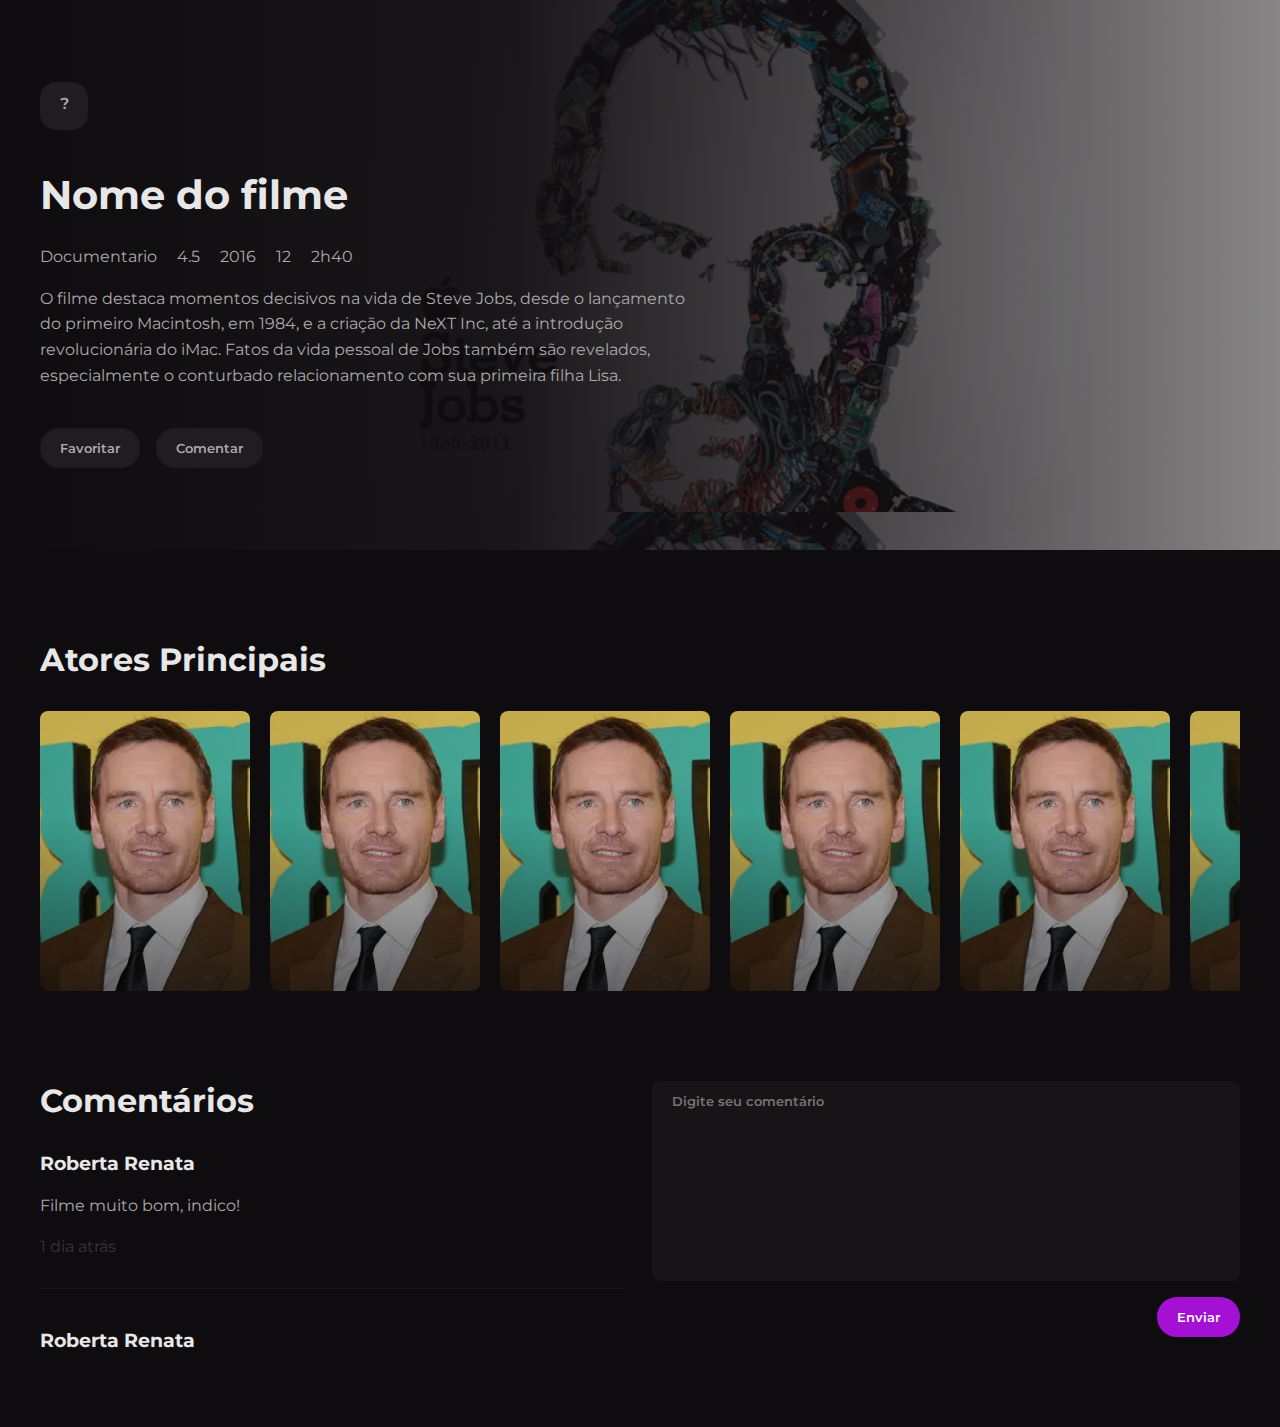
<file: Projeto Catalogo Filmes/web/Details.html>
<!DOCTYPE html>
<html lang="pt-br">
<head>
    <meta charset="UTF-8">
    <meta name="viewport" content="width=device-width, initial-scale=1.0">
    <title>Titulo do filme - Feedback Cinema</title>
    <link rel="stylesheet" href="./global.css">
    <link rel="stylesheet" href="./details.css">

    <link rel="preconnect" href="https://fonts.googleapis.com">
    <link rel="preconnect" href="https://fonts.gstatic.com" crossorigin>
    <link href="https://fonts.googleapis.com/css2?family=Montserrat:ital,wght@0,100,200,300,400,500,600,700,800,900;1,100,200,300,400,500,600,700,800,900&display=swap" rel="stylesheet">
</head>
<body>
    <div class="big_container flex-center" id="banner_details" style="background-image: url(./imgs/destaque_foto.png);">
        <div class="gradient"></div>
        <div class="container">
            <div class="content">
                <a href="./index.html" class="voltar_btn input_style flex-center">?</a>
                <h1>Nome do filme</h1>
                <div class="info_details flex">
                    <span>Documentario</span>
                    <span>4.5</span>
                    <span>2016</span>
                    <span>12</span>
                    <span>2h40</span>
                </div>
                <p>O filme destaca momentos decisivos na vida de Steve Jobs, desde o lançamento do primeiro Macintosh, em 1984, e a criação da NeXT Inc, até a introdução revolucionária do iMac. Fatos da vida pessoal de Jobs também são revelados, especialmente o conturbado relacionamento com sua primeira filha Lisa.</p>
                <div class="buttons_container flex">
                    <button class="favoritar input_style">Favoritar</button>
                    <button class="comentar input_style">Comentar</button>
                </div>
            </div>
        </div>
    </div>
    <main class="big_container flex-center">
        <div class="container ">

            <section id="atores_principais">
                <h1>Atores Principais</h1>
                <div class="atores_container flex">
                    <div class="ator">
                        <img src="./imgs/foto34.png" alt="Foto do ator principal do filme">
                        <div class="details_in_hover flex">
                            <span>Steve jobs</span>
                            <h3>Michael Fassbender</h3>
                        </div>
                    </div>
                    <div class="ator">
                        <img src="./imgs/foto34.png" alt="Foto do ator principal do filme">
                        <div class="details_in_hover flex">
                            <span>Steve jobs</span>
                            <h3>Michael Fassbender</h3>
                        </div>
                    </div>
                    <div class="ator">
                        <img src="./imgs/foto34.png" alt="Foto do ator principal do filme">
                        <div class="details_in_hover flex">
                            <span>Steve jobs</span>
                            <h3>Michael Fassbender</h3>
                        </div>
                    </div>
                    <div class="ator">
                        <img src="./imgs/foto34.png" alt="Foto do ator principal do filme">
                        <div class="details_in_hover flex">
                            <span>Steve jobs</span>
                            <h3>Michael Fassbender</h3>
                        </div>
                    </div>
                    <div class="ator">
                        <img src="./imgs/foto34.png" alt="Foto do ator principal do filme">
                        <div class="details_in_hover flex">
                            <span>Steve jobs</span>
                            <h3>Michael Fassbender</h3>
                        </div>
                    </div>
                    <div class="ator">
                        <img src="./imgs/foto34.png" alt="Foto do ator principal do filme">
                        <div class="details_in_hover flex">
                            <span>Steve jobs</span>
                            <h3>Michael Fassbender</h3>
                        </div>
                    </div>
                    <div class="ator">
                        <img src="./imgs/foto34.png" alt="Foto do ator principal do filme">
                        <div class="details_in_hover flex">
                            <span>Steve jobs</span>
                            <h3>Michael Fassbender</h3>
                        </div>
                    </div>
                </div>
            </section>

            <section id="movie_comments" class="flex">
                <div class="comentarios">
                    <h1>Comentários</h1>
                    <div class="comentarios_container">
                        <div class="comentario flex">
                            <h3>Roberta Renata</h3>
                            <p>Filme muito bom, indico! </p>
                            <span>1 dia atrás</span>
                        </div>
                        <div class="comentario flex">
                            <h3>Roberta Renata</h3>
                            <p>Filme muito bom, indico! </p>
                            <span>1 dia atrás</span>
                        </div>
                        <div class="comentario flex">
                            <h3>Roberta Renata</h3>
                            <p>Filme muito bom, indico! </p>
                            <span>1 dia atrás</span>
                        </div>
                        <div class="comentario flex">
                            <h3>Roberta Renata</h3>
                            <p>Filme muito bom, indico! </p>
                            <span>1 dia atrás</span>
                        </div>
                        <div class="comentario flex">
                            <h3>Roberta Renata</h3>
                            <p>Filme muito bom, indico! </p>
                            <span>1 dia atrás</span>
                        </div>
                        <div class="comentario flex">
                            <h3>Roberta Renata</h3>
                            <p>Filme muito bom, indico! </p>
                            <span>1 dia atrás</span>
                        </div>
                        <div class="comentario flex">
                            <h3>Roberta Renata</h3>
                            <p>Filme muito bom, indico! </p>
                            <span>1 dia atrás</span>
                        </div>
                    </div>
                </div>
                <div class="form_comentarios">
                    <form class="flex">
                        <textarea class="input_style textarea_comment" placeholder="Digite seu comentário"></textarea>
                        <input class="input_style" type="submit" value="Enviar">
                    </form>
                </div>
            </section>

        </div>
    </main>
</body>
</file>
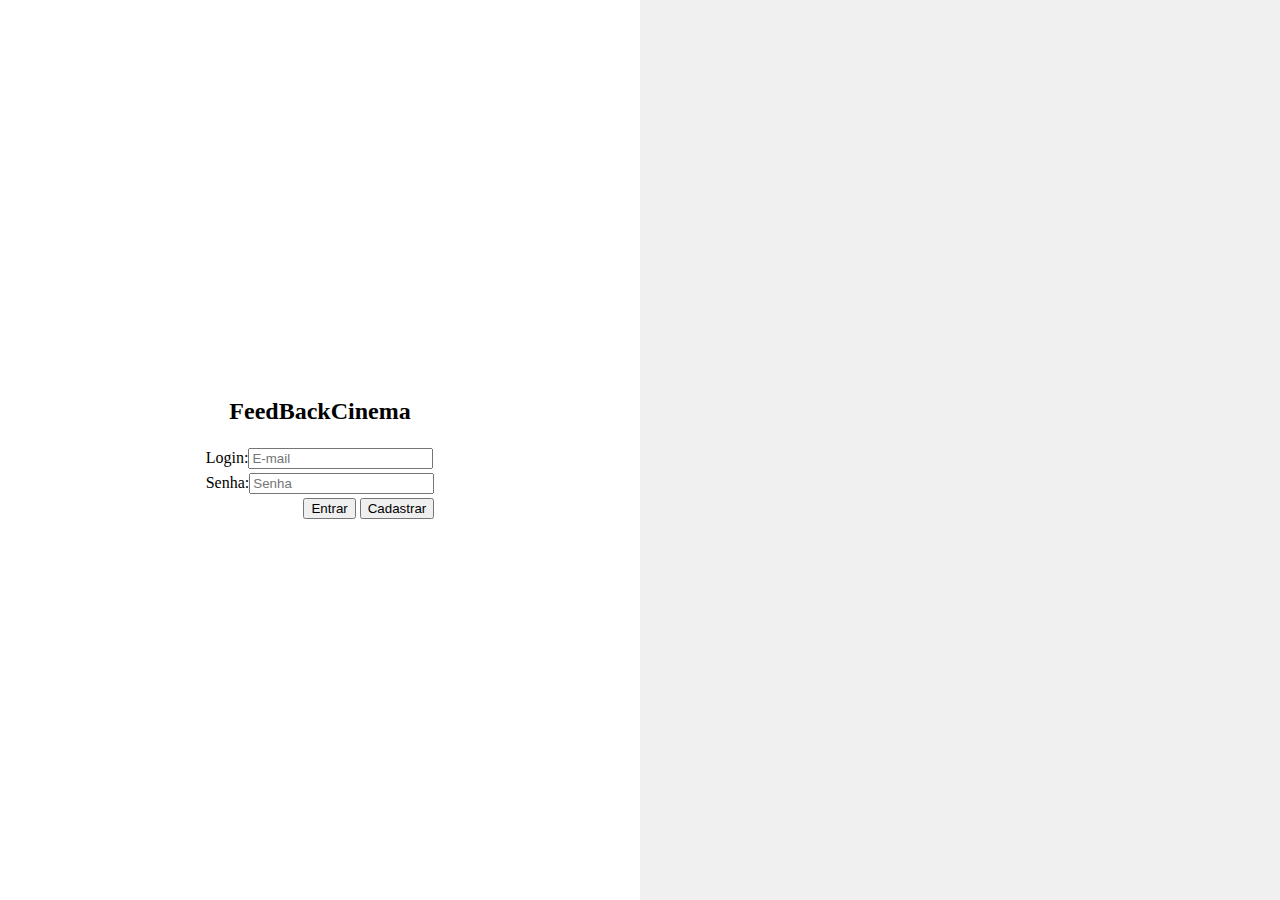
<file: Projeto Catalogo Filmes/web/Login.html>
<!DOCTYPE html>
<html lang="pt-BR">
<head>
    <meta charset="UTF-8">
    <meta name="viewport" content="width=device-width, initial-scale=1.0">
    <title>Login</title>

    <link rel="stylesheet" href="./Login.css">
</head>
<body>
    
    <main class="main">
        <section class="left-section">
            
            <h2>FeedBackCinema</h2>
            <form action="login.jsp" method="get" enctype="multipart/form-data" name=formlogin>
                <input type="hidden" id="idOper" name="oper">
                <table>
                    <tr>
                        <td>Login:<input type=text name="login" placeholder="E-mail"><br></td>
                    </tr>
                    <tr>
                        <td>Senha:<input type="password" name="senha" placeholder="Senha"><br></td>
                    </tr>

                    <tr>
                        <td align="right">
                            <input type="button" value="Entrar" onclick="document.getElementById('idOper').value='registrar';
                                submit();">
                            <input type="button" value="Cadastrar" onclick="document.getElementById('idOper').value='acessar';
                                submit();window.location.assign('registro.jsp');">
                        </td>
                    </tr>
                </table>
            </form>
        </section>
        <section class="right-section">

        </section>
    </main>

</body>
</html>
</file>
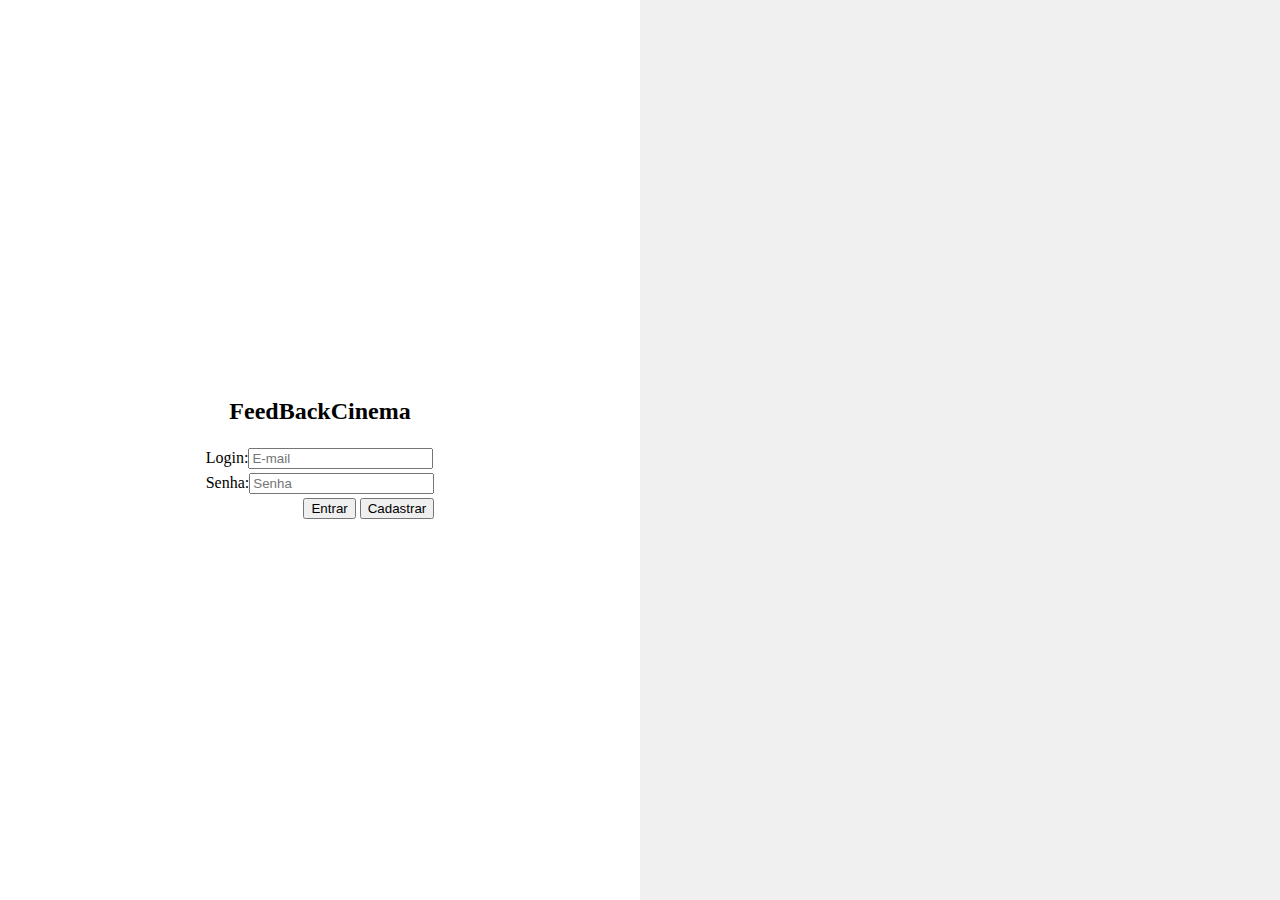
<file: Projeto Catalogo Filmes/web/login.html>
<!DOCTYPE html>
<html lang="pt-BR">
<head>
    <meta charset="UTF-8">
    <meta name="viewport" content="width=device-width, initial-scale=1.0">
    <title>Login</title>

    <link rel="stylesheet" href="./Login.css">
</head>
<body>
    
    <main class="main">
        <section class="left-section">
            
            <h2>FeedBackCinema</h2>
            <form action="login.jsp" method="get" enctype="multipart/form-data" name=formlogin>
                <input type="hidden" id="idOper" name="oper">
                <table>
                    <tr>
                        <td>Login:<input type=text name="email" placeholder="E-mail"><br></td>
                    </tr>
                    <tr>
                        <td>Senha:<input type="password" name="senha" placeholder="Senha"><br></td>
                    </tr>

                    <tr>
                        <td align="right">
                            <input type="button" value="Entrar" onclick="document.getElementById('idOper').value='registrar';
                                submit();">
                            <input type="button" value="Cadastrar" onclick="document.getElementById('idOper').value='acessar';
                                submit();window.location.assign('registro.jsp');">
                        </td>
                    </tr>
                </table>
            </form>
        </section>
        <section class="right-section">

        </section>
    </main>

</body>
</html>
</file>
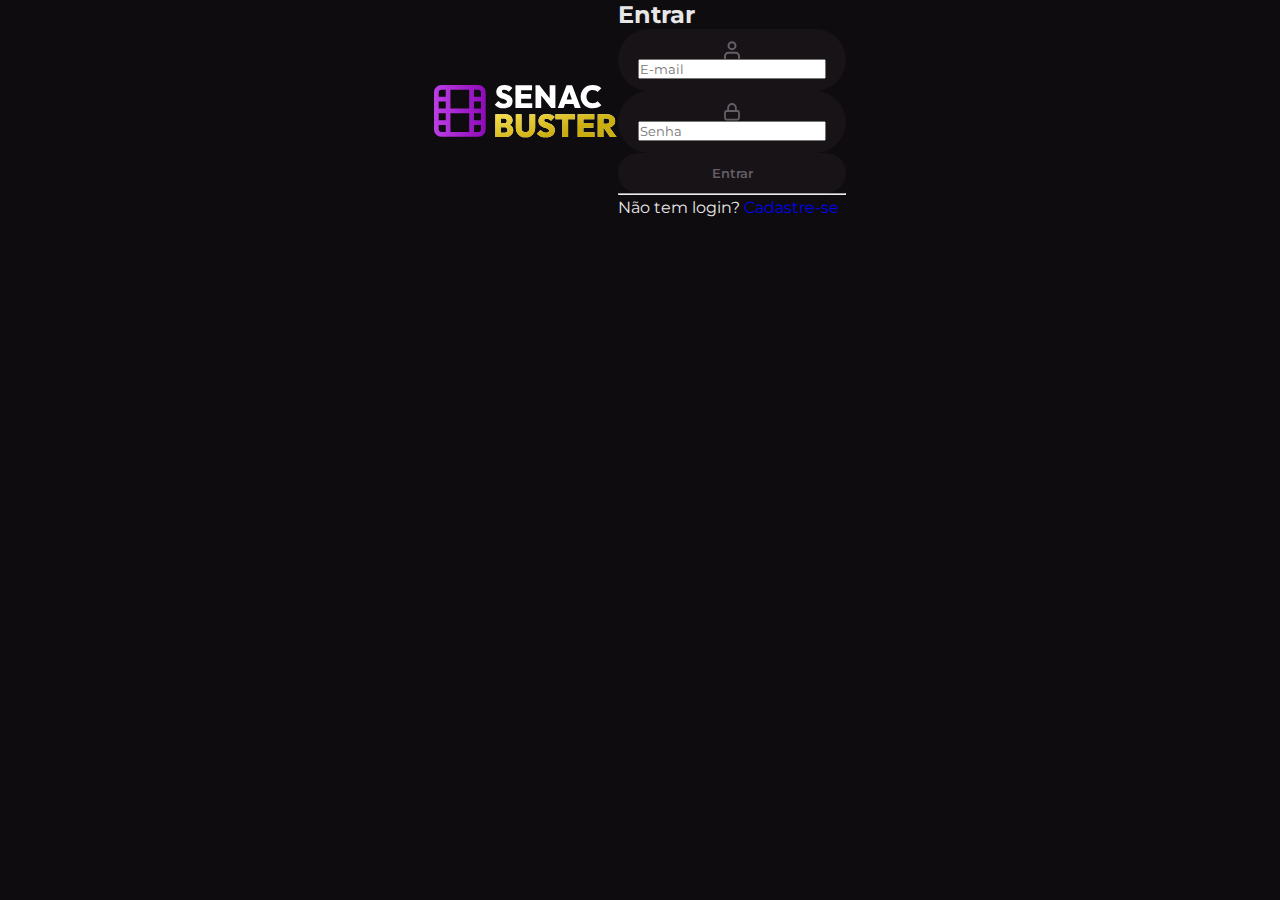
<file: Projeto Catalogo Filmes/web/LoginNovo.html>
<!DOCTYPE html>
<html lang="pt-BR">

<head>
    <meta charset="UTF-8">
    <meta name="viewport" content="width=device-width, initial-scale=1.0">
    <title>Login</title>

    <link rel="stylesheet" href="./Login.css">
    <link rel="stylesheet" href="./global.css">
</head>

<body>

    <main class="main flex-center formularioLogin container">
        <div class="SenacBusterLogin flex-center"> <!--LOGO-->
            <svg width="184" height="69" viewBox="0 0 184 69" fill="none" xmlns="http://www.w3.org/2000/svg">
                <path d="M69.47 32.352C67.5713 32.352 65.918 32.064 64.51 31.488C63.1233 30.912 61.854 30.0053 60.702 28.768L64.318 25.12C65.1073 25.952 65.95 26.592 66.846 27.04C67.742 27.4667 68.7553 27.68 69.886 27.68C70.846 27.68 71.582 27.52 72.094 27.2C72.6273 26.8587 72.894 26.4 72.894 25.824C72.894 25.2907 72.702 24.8533 72.318 24.512C71.934 24.1493 71.422 23.84 70.782 23.584C70.1633 23.3067 69.47 23.0507 68.702 22.816C67.9553 22.56 67.198 22.2613 66.43 21.92C65.6833 21.5573 64.99 21.12 64.35 20.608C63.7313 20.096 63.23 19.456 62.846 18.688C62.462 17.92 62.27 16.9707 62.27 15.84C62.27 14.3893 62.6113 13.152 63.294 12.128C63.998 11.104 64.9686 10.3147 66.206 9.76C67.4433 9.20533 68.8833 8.928 70.526 8.928C72.1686 8.928 73.6833 9.20533 75.07 9.76C76.4566 10.3147 77.598 11.0827 78.494 12.064L74.846 15.68C74.1633 14.9973 73.47 14.4853 72.766 14.144C72.062 13.8027 71.294 13.632 70.462 13.632C69.6726 13.632 69.054 13.7707 68.606 14.048C68.158 14.3253 67.934 14.72 67.934 15.232C67.934 15.744 68.126 16.16 68.51 16.48C68.894 16.8 69.3953 17.088 70.014 17.344C70.654 17.5787 71.3473 17.824 72.094 18.08C72.862 18.336 73.6193 18.6347 74.366 18.976C75.1126 19.3173 75.7953 19.7547 76.414 20.288C77.054 20.8213 77.566 21.4933 77.95 22.304C78.334 23.1147 78.526 24.096 78.526 25.248C78.526 27.5093 77.726 29.2587 76.126 30.496C74.5473 31.7333 72.3286 32.352 69.47 32.352ZM81.4285 32V9.312H87.1565V32H81.4285ZM85.9725 32V27.168H98.2605V32H85.9725ZM85.9725 22.784V18.08H97.1085V22.784H85.9725ZM85.9725 14.144V9.312H98.0685V14.144H85.9725ZM101.491 32V9.312H105.491L107.219 13.952V32H101.491ZM117.139 32L103.891 15.168L105.491 9.312L118.771 26.144L117.139 32ZM117.139 32L115.667 27.232V9.312H121.395V32H117.139ZM123.764 32L132.564 9.312H138.1L146.804 32H140.82L134.26 12.928H136.34L129.62 32H123.764ZM129.108 28.032V23.488H141.62V28.032H129.108ZM158.78 32.352C157.052 32.352 155.452 32.064 153.98 31.488C152.508 30.8907 151.218 30.0693 150.108 29.024C149.02 27.9573 148.167 26.7093 147.548 25.28C146.951 23.8507 146.652 22.304 146.652 20.64C146.652 18.9547 146.951 17.408 147.548 16C148.167 14.5707 149.02 13.3333 150.108 12.288C151.218 11.2427 152.498 10.4213 153.948 9.824C155.42 9.22667 157.01 8.928 158.716 8.928C160.508 8.928 162.119 9.216 163.548 9.792C164.978 10.3467 166.236 11.1253 167.324 12.128L163.484 15.968C162.951 15.3707 162.29 14.9013 161.5 14.56C160.711 14.2187 159.783 14.048 158.716 14.048C157.799 14.048 156.956 14.1973 156.188 14.496C155.442 14.7947 154.791 15.2427 154.236 15.84C153.682 16.416 153.244 17.1093 152.924 17.92C152.626 18.7307 152.476 19.6373 152.476 20.64C152.476 21.6427 152.626 22.5493 152.924 23.36C153.244 24.1707 153.682 24.8747 154.236 25.472C154.791 26.048 155.442 26.496 156.188 26.816C156.956 27.1147 157.799 27.264 158.716 27.264C159.783 27.264 160.722 27.104 161.532 26.784C162.343 26.4427 163.036 25.9627 163.612 25.344L167.452 29.184C166.343 30.1867 165.084 30.9653 163.676 31.52C162.29 32.0747 160.658 32.352 158.78 32.352Z" fill="white"/>
                <path d="M65.91 61V56.744H70.646C71.542 56.744 72.246 56.4987 72.758 56.008C73.2913 55.496 73.558 54.8347 73.558 54.024C73.558 53.4907 73.4406 53.0213 73.206 52.616C72.9713 52.1893 72.63 51.8693 72.182 51.656C71.7553 51.4213 71.2433 51.304 70.646 51.304H65.91V47.176H70.294C71.0406 47.176 71.6486 46.9947 72.118 46.632C72.6086 46.248 72.854 45.6613 72.854 44.872C72.854 44.0827 72.6086 43.5067 72.118 43.144C71.6486 42.76 71.0406 42.568 70.294 42.568H65.91V38.312H71.67C73.078 38.312 74.294 38.5787 75.318 39.112C76.3633 39.6453 77.1633 40.36 77.718 41.256C78.2726 42.152 78.55 43.1653 78.55 44.296C78.55 45.8107 78.0273 47.0693 76.982 48.072C75.958 49.0533 74.4646 49.6613 72.502 49.896V47.976C74.678 48.232 76.342 48.936 77.494 50.088C78.646 51.2187 79.222 52.648 79.222 54.376C79.222 55.656 78.902 56.7973 78.262 57.8C77.622 58.7813 76.7153 59.56 75.542 60.136C74.39 60.712 73.0246 61 71.446 61H65.91ZM61.366 61V38.312H66.998V61H61.366ZM91.5225 61.352C89.6025 61.352 87.9065 60.9573 86.4345 60.168C84.9838 59.3573 83.8531 58.2373 83.0425 56.808C82.2318 55.3787 81.8265 53.7573 81.8265 51.944V38.312H87.5225V52.36C87.5225 53.1707 87.6931 53.8747 88.0345 54.472C88.3971 55.048 88.8771 55.496 89.4745 55.816C90.0931 56.1147 90.7758 56.264 91.5225 56.264C92.2905 56.264 92.9625 56.1147 93.5385 55.816C94.1145 55.496 94.5731 55.048 94.9145 54.472C95.2558 53.896 95.4265 53.2027 95.4265 52.392V38.312H101.186V51.976C101.186 53.7893 100.781 55.4107 99.9705 56.84C99.1598 58.248 98.0291 59.3573 96.5785 60.168C95.1491 60.9573 93.4638 61.352 91.5225 61.352ZM111.689 61.352C109.79 61.352 108.137 61.064 106.729 60.488C105.342 59.912 104.073 59.0053 102.921 57.768L106.537 54.12C107.326 54.952 108.169 55.592 109.065 56.04C109.961 56.4667 110.974 56.68 112.105 56.68C113.065 56.68 113.801 56.52 114.313 56.2C114.846 55.8587 115.113 55.4 115.113 54.824C115.113 54.2907 114.921 53.8533 114.537 53.512C114.153 53.1493 113.641 52.84 113.001 52.584C112.382 52.3067 111.689 52.0507 110.921 51.816C110.174 51.56 109.417 51.2613 108.649 50.92C107.902 50.5573 107.209 50.12 106.569 49.608C105.95 49.096 105.449 48.456 105.065 47.688C104.681 46.92 104.489 45.9707 104.489 44.84C104.489 43.3893 104.83 42.152 105.513 41.128C106.217 40.104 107.187 39.3147 108.425 38.76C109.662 38.2053 111.102 37.928 112.745 37.928C114.387 37.928 115.902 38.2053 117.289 38.76C118.675 39.3147 119.817 40.0827 120.713 41.064L117.065 44.68C116.382 43.9973 115.689 43.4853 114.985 43.144C114.281 42.8027 113.513 42.632 112.681 42.632C111.891 42.632 111.273 42.7707 110.825 43.048C110.377 43.3253 110.153 43.72 110.153 44.232C110.153 44.744 110.345 45.16 110.729 45.48C111.113 45.8 111.614 46.088 112.233 46.344C112.873 46.5787 113.566 46.824 114.313 47.08C115.081 47.336 115.838 47.6347 116.585 47.976C117.331 48.3173 118.014 48.7547 118.633 49.288C119.273 49.8213 119.785 50.4933 120.169 51.304C120.553 52.1147 120.745 53.096 120.745 54.248C120.745 56.5093 119.945 58.2587 118.345 59.496C116.766 60.7333 114.547 61.352 111.689 61.352ZM128.37 61V38.472H134.098V61H128.37ZM121.426 43.24V38.312H141.042V43.24H121.426ZM143.647 61V38.312H149.375V61H143.647ZM148.191 61V56.168H160.479V61H148.191ZM148.191 51.784V47.08H159.327V51.784H148.191ZM148.191 43.144V38.312H160.287V43.144H148.191ZM168.254 51.816V47.72H172.574C173.512 47.72 174.227 47.496 174.718 47.048C175.23 46.5787 175.486 45.9493 175.486 45.16C175.486 44.392 175.23 43.7733 174.718 43.304C174.227 42.8133 173.512 42.568 172.574 42.568H168.254V38.312H173.374C174.91 38.312 176.254 38.6 177.406 39.176C178.579 39.752 179.496 40.5413 180.158 41.544C180.819 42.5467 181.15 43.72 181.15 45.064C181.15 46.408 180.808 47.592 180.126 48.616C179.464 49.6187 178.536 50.408 177.342 50.984C176.147 51.5387 174.75 51.816 173.15 51.816H168.254ZM163.71 61V38.312H169.438V61H163.71ZM175.998 61L169.406 51.272L174.558 50.024L182.622 61H175.998Z" fill="white"/>
                <path d="M65.91 61V56.744H70.646C71.542 56.744 72.246 56.4987 72.758 56.008C73.2913 55.496 73.558 54.8347 73.558 54.024C73.558 53.4907 73.4406 53.0213 73.206 52.616C72.9713 52.1893 72.63 51.8693 72.182 51.656C71.7553 51.4213 71.2433 51.304 70.646 51.304H65.91V47.176H70.294C71.0406 47.176 71.6486 46.9947 72.118 46.632C72.6086 46.248 72.854 45.6613 72.854 44.872C72.854 44.0827 72.6086 43.5067 72.118 43.144C71.6486 42.76 71.0406 42.568 70.294 42.568H65.91V38.312H71.67C73.078 38.312 74.294 38.5787 75.318 39.112C76.3633 39.6453 77.1633 40.36 77.718 41.256C78.2726 42.152 78.55 43.1653 78.55 44.296C78.55 45.8107 78.0273 47.0693 76.982 48.072C75.958 49.0533 74.4646 49.6613 72.502 49.896V47.976C74.678 48.232 76.342 48.936 77.494 50.088C78.646 51.2187 79.222 52.648 79.222 54.376C79.222 55.656 78.902 56.7973 78.262 57.8C77.622 58.7813 76.7153 59.56 75.542 60.136C74.39 60.712 73.0246 61 71.446 61H65.91ZM61.366 61V38.312H66.998V61H61.366ZM91.5225 61.352C89.6025 61.352 87.9065 60.9573 86.4345 60.168C84.9838 59.3573 83.8531 58.2373 83.0425 56.808C82.2318 55.3787 81.8265 53.7573 81.8265 51.944V38.312H87.5225V52.36C87.5225 53.1707 87.6931 53.8747 88.0345 54.472C88.3971 55.048 88.8771 55.496 89.4745 55.816C90.0931 56.1147 90.7758 56.264 91.5225 56.264C92.2905 56.264 92.9625 56.1147 93.5385 55.816C94.1145 55.496 94.5731 55.048 94.9145 54.472C95.2558 53.896 95.4265 53.2027 95.4265 52.392V38.312H101.186V51.976C101.186 53.7893 100.781 55.4107 99.9705 56.84C99.1598 58.248 98.0291 59.3573 96.5785 60.168C95.1491 60.9573 93.4638 61.352 91.5225 61.352ZM111.689 61.352C109.79 61.352 108.137 61.064 106.729 60.488C105.342 59.912 104.073 59.0053 102.921 57.768L106.537 54.12C107.326 54.952 108.169 55.592 109.065 56.04C109.961 56.4667 110.974 56.68 112.105 56.68C113.065 56.68 113.801 56.52 114.313 56.2C114.846 55.8587 115.113 55.4 115.113 54.824C115.113 54.2907 114.921 53.8533 114.537 53.512C114.153 53.1493 113.641 52.84 113.001 52.584C112.382 52.3067 111.689 52.0507 110.921 51.816C110.174 51.56 109.417 51.2613 108.649 50.92C107.902 50.5573 107.209 50.12 106.569 49.608C105.95 49.096 105.449 48.456 105.065 47.688C104.681 46.92 104.489 45.9707 104.489 44.84C104.489 43.3893 104.83 42.152 105.513 41.128C106.217 40.104 107.187 39.3147 108.425 38.76C109.662 38.2053 111.102 37.928 112.745 37.928C114.387 37.928 115.902 38.2053 117.289 38.76C118.675 39.3147 119.817 40.0827 120.713 41.064L117.065 44.68C116.382 43.9973 115.689 43.4853 114.985 43.144C114.281 42.8027 113.513 42.632 112.681 42.632C111.891 42.632 111.273 42.7707 110.825 43.048C110.377 43.3253 110.153 43.72 110.153 44.232C110.153 44.744 110.345 45.16 110.729 45.48C111.113 45.8 111.614 46.088 112.233 46.344C112.873 46.5787 113.566 46.824 114.313 47.08C115.081 47.336 115.838 47.6347 116.585 47.976C117.331 48.3173 118.014 48.7547 118.633 49.288C119.273 49.8213 119.785 50.4933 120.169 51.304C120.553 52.1147 120.745 53.096 120.745 54.248C120.745 56.5093 119.945 58.2587 118.345 59.496C116.766 60.7333 114.547 61.352 111.689 61.352ZM128.37 61V38.472H134.098V61H128.37ZM121.426 43.24V38.312H141.042V43.24H121.426ZM143.647 61V38.312H149.375V61H143.647ZM148.191 61V56.168H160.479V61H148.191ZM148.191 51.784V47.08H159.327V51.784H148.191ZM148.191 43.144V38.312H160.287V43.144H148.191ZM168.254 51.816V47.72H172.574C173.512 47.72 174.227 47.496 174.718 47.048C175.23 46.5787 175.486 45.9493 175.486 45.16C175.486 44.392 175.23 43.7733 174.718 43.304C174.227 42.8133 173.512 42.568 172.574 42.568H168.254V38.312H173.374C174.91 38.312 176.254 38.6 177.406 39.176C178.579 39.752 179.496 40.5413 180.158 41.544C180.819 42.5467 181.15 43.72 181.15 45.064C181.15 46.408 180.808 47.592 180.126 48.616C179.464 49.6187 178.536 50.408 177.342 50.984C176.147 51.5387 174.75 51.816 173.15 51.816H168.254ZM163.71 61V38.312H169.438V61H163.71ZM175.998 61L169.406 51.272L174.558 50.024L182.622 61H175.998Z" fill="url(#paint0_linear_196_156)"/>
                <path fill-rule="evenodd" clip-rule="evenodd" d="M4.7 16.473C4.7 14.9415 5.94151 13.7 7.473 13.7H11.75V20.75H4.7V16.473ZM4.7 25.45H11.75V32.5H4.7V25.45ZM0 16.473V23.1V34.85V46.6V53.227C0 57.3542 3.34577 60.7 7.473 60.7H14.1H37.6H44.227C48.3542 60.7 51.7 57.3542 51.7 53.227V46.6V34.85V23.1V16.473C51.7 12.3458 48.3542 9 44.227 9H37.6H14.1H7.473C3.34578 9 0 12.3458 0 16.473ZM47 20.75V16.473C47 14.9415 45.7585 13.7 44.227 13.7H39.95V20.75H47ZM39.95 25.45H47V32.5H39.95V25.45ZM35.25 23.1V13.7H16.45L16.45 23.1L16.45 32.5H35.25V23.1ZM47 37.2V44.25H39.95V37.2H47ZM47 48.95H39.95V56H44.227C45.7585 56 47 54.7585 47 53.227V48.95ZM35.25 37.2V46.6V56H16.45L16.45 46.6L16.45 37.2H35.25ZM4.7 48.95V53.227C4.7 54.7585 5.94151 56 7.473 56H11.75V48.95H4.7ZM11.75 44.25H4.7V37.2H11.75V44.25Z" fill="url(#paint1_linear_196_156)"/>
                <defs>
                <linearGradient id="paint0_linear_196_156" x1="104.35" y1="29" x2="112.35" y2="61" gradientUnits="userSpaceOnUse">
                <stop stop-color="#F4DB4B"/>
                <stop offset="1" stop-color="#CBAE0C"/>
                </linearGradient>
                <linearGradient id="paint1_linear_196_156" x1="-10.9432" y1="34.85" x2="61.6091" y2="34.85" gradientUnits="userSpaceOnUse">
                <stop stop-color="#C648EF"/>
                <stop offset="1" stop-color="#8501B0"/>
                </linearGradient>
                </defs>
                </svg> 
        </div>
        <div class="form_content">
            <div class="titulo"> <!-- TITULO -->
                <h2>Entrar</h2>
            </div>
            <form action="login.jsp" method="get" enctype="multipart/form-data" name="formlogin" class="form_container">
                <input type="hidden" id="idOper" name="oper">
                <label class="input_style input_style_icon"> <!-- LABEL REFERENTE AO EMAIL -->
                    <div class="input_icon  flex-center">
                        <svg width="16" height="18" viewBox="0 0 16 18" fill="none" xmlns="http://www.w3.org/2000/svg">
                            <path
                                d="M15 16.875V15.125C15 14.1967 14.6313 13.3065 13.9749 12.6501C13.3185 11.9937 12.4283 11.625 11.5 11.625H4.5C3.57174 11.625 2.6815 11.9937 2.02513 12.6501C1.36875 13.3065 1 14.1967 1 15.125V16.875"
                                stroke="#665E66" stroke-width="2" stroke-linecap="round" stroke-linejoin="round" />
                            <path
                                d="M8 8.125C9.933 8.125 11.5 6.558 11.5 4.625C11.5 2.692 9.933 1.125 8 1.125C6.067 1.125 4.5 2.692 4.5 4.625C4.5 6.558 6.067 8.125 8 8.125Z"
                                stroke="#665E66" stroke-width="2" stroke-linecap="round" stroke-linejoin="round" />
                        </svg>
                    </div>
                    <input class="input_test" type=text name="email" placeholder="E-mail">
                </label>
                <label class="input_style input_style_icon"> <!-- LABEL REFERENTE A SENHA -->
                    <div class="input_icon  flex-center">
                        <svg width="16" height="18" viewBox="0 0 16 18" fill="none" xmlns="http://www.w3.org/2000/svg">
                            <path
                                d="M13.4444 8H2.55556C1.69645 8 1 8.69645 1 9.55556V15C1 15.8591 1.69645 16.5556 2.55556 16.5556H13.4444C14.3036 16.5556 15 15.8591 15 15V9.55556C15 8.69645 14.3036 8 13.4444 8Z"
                                stroke="#665E66" stroke-width="1.8" stroke-linecap="round" stroke-linejoin="round" />
                            <path
                                d="M4.11108 8V4.88889C4.11108 3.85749 4.52081 2.86834 5.25011 2.13903C5.97942 1.40972 6.96858 1 7.99997 1C9.03137 1 10.0205 1.40972 10.7498 2.13903C11.4791 2.86834 11.8889 3.85749 11.8889 4.88889V8"
                                stroke="#665E66" stroke-width="1.8" stroke-linecap="round" stroke-linejoin="round" />
                        </svg>
                    </div>
                    <input class="input_test " type="password" name="senha" placeholder="Senha">
                </label>
                <input class="input_style botaoLogin" type="button" value="Entrar" onclick="document.getElementById('idOper').value='registro.jsp';submit();">
                <!-- <input type="button" value="Cadastrar"
                                onclick="document.getElementById('idOper').value='acessar';submit();window.location.assign('registro.jsp');">
                         -->
                <hr class="linhaLogin">
                <ul class="fazerCadastro">
                    <p>Não tem login? <a class="Cadastrar" href="registro.jsp">Cadastre-se</a></p>
                </ul>
                </td>
                </tr>

            </form>
        </div>
    </main>

</body>

</html>
</file>
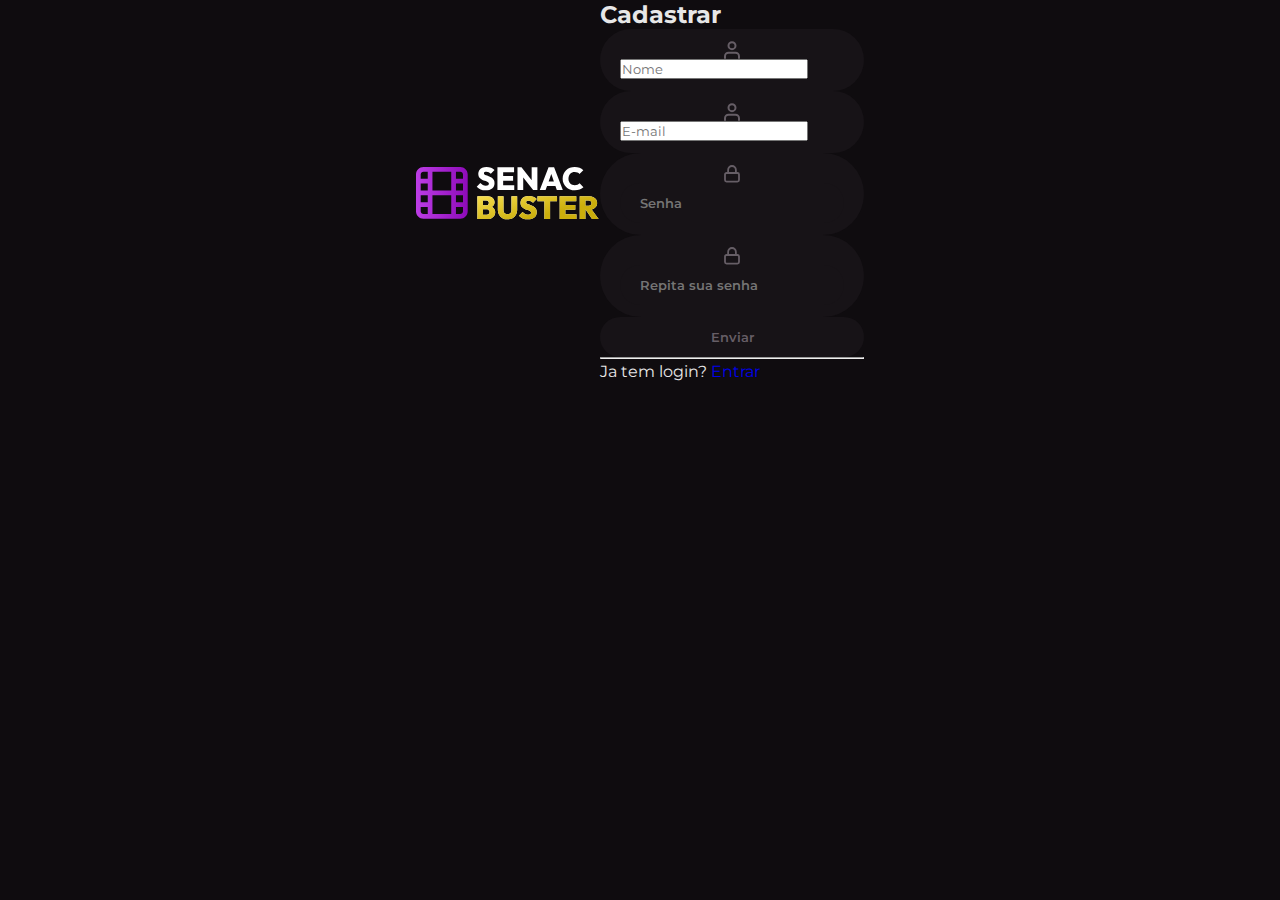
<file: Projeto Catalogo Filmes/web/registro.html>
<!--

<%@page import="model.Usuario"%>
<%@page contentType="text/html" pageEncoding="UTF-8"%>
<% Usuario user = new Usuario(); // Instancia o objeto Usuario 

 if ( !(user.statusSQL == null) ) out.println(user.statusSQL);
 // preenche os atributos do objeto usuario
    String senhas = request.getParameter("senha");
    String rpsenhas = request.getParameter("rpsenha");
    String buttonval = request.getParameter("oper");
    
    
    if(senhas != null && rpsenhas != null && senhas.equals(rpsenhas) && "1".equals(buttonval)){
        user.nome = request.getParameter("nome");
        user.email = request.getParameter("email");
        user.senha = senhas;
        user.incluir(); // chama o método para fazer a inclusão no banco de dados
        
    }
if ( !(user.statusSQL == null) ) out.println(user.statusSQL);{
    if("".equals(buttonval)){
         String sHTML="<center>Usuário criado com Sucesso!<br>"
        + "<a href = '../Login.html'> Voltar </a></center>"; out.println(sHTML); }
}
%>

-->

<!DOCTYPE html>
<html lan="pt-br">

<head>
    <title> Cadastro de Usuários </title>
    <meta charset="utf-8">
    <link rel="stylesheet" href="Login.css">
    <link rel="stylesheet" href="global.css">
</head>

<body>
    <main class="main flex-center formularioLogin container">
        <div class="SenacBusterLogin flex-center"> <!--LOGO-->
            <svg width="184" height="69" viewBox="0 0 184 69" fill="none" xmlns="http://www.w3.org/2000/svg">
                <path d="M69.47 32.352C67.5713 32.352 65.918 32.064 64.51 31.488C63.1233 30.912 61.854 30.0053 60.702 28.768L64.318 25.12C65.1073 25.952 65.95 26.592 66.846 27.04C67.742 27.4667 68.7553 27.68 69.886 27.68C70.846 27.68 71.582 27.52 72.094 27.2C72.6273 26.8587 72.894 26.4 72.894 25.824C72.894 25.2907 72.702 24.8533 72.318 24.512C71.934 24.1493 71.422 23.84 70.782 23.584C70.1633 23.3067 69.47 23.0507 68.702 22.816C67.9553 22.56 67.198 22.2613 66.43 21.92C65.6833 21.5573 64.99 21.12 64.35 20.608C63.7313 20.096 63.23 19.456 62.846 18.688C62.462 17.92 62.27 16.9707 62.27 15.84C62.27 14.3893 62.6113 13.152 63.294 12.128C63.998 11.104 64.9686 10.3147 66.206 9.76C67.4433 9.20533 68.8833 8.928 70.526 8.928C72.1686 8.928 73.6833 9.20533 75.07 9.76C76.4566 10.3147 77.598 11.0827 78.494 12.064L74.846 15.68C74.1633 14.9973 73.47 14.4853 72.766 14.144C72.062 13.8027 71.294 13.632 70.462 13.632C69.6726 13.632 69.054 13.7707 68.606 14.048C68.158 14.3253 67.934 14.72 67.934 15.232C67.934 15.744 68.126 16.16 68.51 16.48C68.894 16.8 69.3953 17.088 70.014 17.344C70.654 17.5787 71.3473 17.824 72.094 18.08C72.862 18.336 73.6193 18.6347 74.366 18.976C75.1126 19.3173 75.7953 19.7547 76.414 20.288C77.054 20.8213 77.566 21.4933 77.95 22.304C78.334 23.1147 78.526 24.096 78.526 25.248C78.526 27.5093 77.726 29.2587 76.126 30.496C74.5473 31.7333 72.3286 32.352 69.47 32.352ZM81.4285 32V9.312H87.1565V32H81.4285ZM85.9725 32V27.168H98.2605V32H85.9725ZM85.9725 22.784V18.08H97.1085V22.784H85.9725ZM85.9725 14.144V9.312H98.0685V14.144H85.9725ZM101.491 32V9.312H105.491L107.219 13.952V32H101.491ZM117.139 32L103.891 15.168L105.491 9.312L118.771 26.144L117.139 32ZM117.139 32L115.667 27.232V9.312H121.395V32H117.139ZM123.764 32L132.564 9.312H138.1L146.804 32H140.82L134.26 12.928H136.34L129.62 32H123.764ZM129.108 28.032V23.488H141.62V28.032H129.108ZM158.78 32.352C157.052 32.352 155.452 32.064 153.98 31.488C152.508 30.8907 151.218 30.0693 150.108 29.024C149.02 27.9573 148.167 26.7093 147.548 25.28C146.951 23.8507 146.652 22.304 146.652 20.64C146.652 18.9547 146.951 17.408 147.548 16C148.167 14.5707 149.02 13.3333 150.108 12.288C151.218 11.2427 152.498 10.4213 153.948 9.824C155.42 9.22667 157.01 8.928 158.716 8.928C160.508 8.928 162.119 9.216 163.548 9.792C164.978 10.3467 166.236 11.1253 167.324 12.128L163.484 15.968C162.951 15.3707 162.29 14.9013 161.5 14.56C160.711 14.2187 159.783 14.048 158.716 14.048C157.799 14.048 156.956 14.1973 156.188 14.496C155.442 14.7947 154.791 15.2427 154.236 15.84C153.682 16.416 153.244 17.1093 152.924 17.92C152.626 18.7307 152.476 19.6373 152.476 20.64C152.476 21.6427 152.626 22.5493 152.924 23.36C153.244 24.1707 153.682 24.8747 154.236 25.472C154.791 26.048 155.442 26.496 156.188 26.816C156.956 27.1147 157.799 27.264 158.716 27.264C159.783 27.264 160.722 27.104 161.532 26.784C162.343 26.4427 163.036 25.9627 163.612 25.344L167.452 29.184C166.343 30.1867 165.084 30.9653 163.676 31.52C162.29 32.0747 160.658 32.352 158.78 32.352Z" fill="white"/>
                <path d="M65.91 61V56.744H70.646C71.542 56.744 72.246 56.4987 72.758 56.008C73.2913 55.496 73.558 54.8347 73.558 54.024C73.558 53.4907 73.4406 53.0213 73.206 52.616C72.9713 52.1893 72.63 51.8693 72.182 51.656C71.7553 51.4213 71.2433 51.304 70.646 51.304H65.91V47.176H70.294C71.0406 47.176 71.6486 46.9947 72.118 46.632C72.6086 46.248 72.854 45.6613 72.854 44.872C72.854 44.0827 72.6086 43.5067 72.118 43.144C71.6486 42.76 71.0406 42.568 70.294 42.568H65.91V38.312H71.67C73.078 38.312 74.294 38.5787 75.318 39.112C76.3633 39.6453 77.1633 40.36 77.718 41.256C78.2726 42.152 78.55 43.1653 78.55 44.296C78.55 45.8107 78.0273 47.0693 76.982 48.072C75.958 49.0533 74.4646 49.6613 72.502 49.896V47.976C74.678 48.232 76.342 48.936 77.494 50.088C78.646 51.2187 79.222 52.648 79.222 54.376C79.222 55.656 78.902 56.7973 78.262 57.8C77.622 58.7813 76.7153 59.56 75.542 60.136C74.39 60.712 73.0246 61 71.446 61H65.91ZM61.366 61V38.312H66.998V61H61.366ZM91.5225 61.352C89.6025 61.352 87.9065 60.9573 86.4345 60.168C84.9838 59.3573 83.8531 58.2373 83.0425 56.808C82.2318 55.3787 81.8265 53.7573 81.8265 51.944V38.312H87.5225V52.36C87.5225 53.1707 87.6931 53.8747 88.0345 54.472C88.3971 55.048 88.8771 55.496 89.4745 55.816C90.0931 56.1147 90.7758 56.264 91.5225 56.264C92.2905 56.264 92.9625 56.1147 93.5385 55.816C94.1145 55.496 94.5731 55.048 94.9145 54.472C95.2558 53.896 95.4265 53.2027 95.4265 52.392V38.312H101.186V51.976C101.186 53.7893 100.781 55.4107 99.9705 56.84C99.1598 58.248 98.0291 59.3573 96.5785 60.168C95.1491 60.9573 93.4638 61.352 91.5225 61.352ZM111.689 61.352C109.79 61.352 108.137 61.064 106.729 60.488C105.342 59.912 104.073 59.0053 102.921 57.768L106.537 54.12C107.326 54.952 108.169 55.592 109.065 56.04C109.961 56.4667 110.974 56.68 112.105 56.68C113.065 56.68 113.801 56.52 114.313 56.2C114.846 55.8587 115.113 55.4 115.113 54.824C115.113 54.2907 114.921 53.8533 114.537 53.512C114.153 53.1493 113.641 52.84 113.001 52.584C112.382 52.3067 111.689 52.0507 110.921 51.816C110.174 51.56 109.417 51.2613 108.649 50.92C107.902 50.5573 107.209 50.12 106.569 49.608C105.95 49.096 105.449 48.456 105.065 47.688C104.681 46.92 104.489 45.9707 104.489 44.84C104.489 43.3893 104.83 42.152 105.513 41.128C106.217 40.104 107.187 39.3147 108.425 38.76C109.662 38.2053 111.102 37.928 112.745 37.928C114.387 37.928 115.902 38.2053 117.289 38.76C118.675 39.3147 119.817 40.0827 120.713 41.064L117.065 44.68C116.382 43.9973 115.689 43.4853 114.985 43.144C114.281 42.8027 113.513 42.632 112.681 42.632C111.891 42.632 111.273 42.7707 110.825 43.048C110.377 43.3253 110.153 43.72 110.153 44.232C110.153 44.744 110.345 45.16 110.729 45.48C111.113 45.8 111.614 46.088 112.233 46.344C112.873 46.5787 113.566 46.824 114.313 47.08C115.081 47.336 115.838 47.6347 116.585 47.976C117.331 48.3173 118.014 48.7547 118.633 49.288C119.273 49.8213 119.785 50.4933 120.169 51.304C120.553 52.1147 120.745 53.096 120.745 54.248C120.745 56.5093 119.945 58.2587 118.345 59.496C116.766 60.7333 114.547 61.352 111.689 61.352ZM128.37 61V38.472H134.098V61H128.37ZM121.426 43.24V38.312H141.042V43.24H121.426ZM143.647 61V38.312H149.375V61H143.647ZM148.191 61V56.168H160.479V61H148.191ZM148.191 51.784V47.08H159.327V51.784H148.191ZM148.191 43.144V38.312H160.287V43.144H148.191ZM168.254 51.816V47.72H172.574C173.512 47.72 174.227 47.496 174.718 47.048C175.23 46.5787 175.486 45.9493 175.486 45.16C175.486 44.392 175.23 43.7733 174.718 43.304C174.227 42.8133 173.512 42.568 172.574 42.568H168.254V38.312H173.374C174.91 38.312 176.254 38.6 177.406 39.176C178.579 39.752 179.496 40.5413 180.158 41.544C180.819 42.5467 181.15 43.72 181.15 45.064C181.15 46.408 180.808 47.592 180.126 48.616C179.464 49.6187 178.536 50.408 177.342 50.984C176.147 51.5387 174.75 51.816 173.15 51.816H168.254ZM163.71 61V38.312H169.438V61H163.71ZM175.998 61L169.406 51.272L174.558 50.024L182.622 61H175.998Z" fill="white"/>
                <path d="M65.91 61V56.744H70.646C71.542 56.744 72.246 56.4987 72.758 56.008C73.2913 55.496 73.558 54.8347 73.558 54.024C73.558 53.4907 73.4406 53.0213 73.206 52.616C72.9713 52.1893 72.63 51.8693 72.182 51.656C71.7553 51.4213 71.2433 51.304 70.646 51.304H65.91V47.176H70.294C71.0406 47.176 71.6486 46.9947 72.118 46.632C72.6086 46.248 72.854 45.6613 72.854 44.872C72.854 44.0827 72.6086 43.5067 72.118 43.144C71.6486 42.76 71.0406 42.568 70.294 42.568H65.91V38.312H71.67C73.078 38.312 74.294 38.5787 75.318 39.112C76.3633 39.6453 77.1633 40.36 77.718 41.256C78.2726 42.152 78.55 43.1653 78.55 44.296C78.55 45.8107 78.0273 47.0693 76.982 48.072C75.958 49.0533 74.4646 49.6613 72.502 49.896V47.976C74.678 48.232 76.342 48.936 77.494 50.088C78.646 51.2187 79.222 52.648 79.222 54.376C79.222 55.656 78.902 56.7973 78.262 57.8C77.622 58.7813 76.7153 59.56 75.542 60.136C74.39 60.712 73.0246 61 71.446 61H65.91ZM61.366 61V38.312H66.998V61H61.366ZM91.5225 61.352C89.6025 61.352 87.9065 60.9573 86.4345 60.168C84.9838 59.3573 83.8531 58.2373 83.0425 56.808C82.2318 55.3787 81.8265 53.7573 81.8265 51.944V38.312H87.5225V52.36C87.5225 53.1707 87.6931 53.8747 88.0345 54.472C88.3971 55.048 88.8771 55.496 89.4745 55.816C90.0931 56.1147 90.7758 56.264 91.5225 56.264C92.2905 56.264 92.9625 56.1147 93.5385 55.816C94.1145 55.496 94.5731 55.048 94.9145 54.472C95.2558 53.896 95.4265 53.2027 95.4265 52.392V38.312H101.186V51.976C101.186 53.7893 100.781 55.4107 99.9705 56.84C99.1598 58.248 98.0291 59.3573 96.5785 60.168C95.1491 60.9573 93.4638 61.352 91.5225 61.352ZM111.689 61.352C109.79 61.352 108.137 61.064 106.729 60.488C105.342 59.912 104.073 59.0053 102.921 57.768L106.537 54.12C107.326 54.952 108.169 55.592 109.065 56.04C109.961 56.4667 110.974 56.68 112.105 56.68C113.065 56.68 113.801 56.52 114.313 56.2C114.846 55.8587 115.113 55.4 115.113 54.824C115.113 54.2907 114.921 53.8533 114.537 53.512C114.153 53.1493 113.641 52.84 113.001 52.584C112.382 52.3067 111.689 52.0507 110.921 51.816C110.174 51.56 109.417 51.2613 108.649 50.92C107.902 50.5573 107.209 50.12 106.569 49.608C105.95 49.096 105.449 48.456 105.065 47.688C104.681 46.92 104.489 45.9707 104.489 44.84C104.489 43.3893 104.83 42.152 105.513 41.128C106.217 40.104 107.187 39.3147 108.425 38.76C109.662 38.2053 111.102 37.928 112.745 37.928C114.387 37.928 115.902 38.2053 117.289 38.76C118.675 39.3147 119.817 40.0827 120.713 41.064L117.065 44.68C116.382 43.9973 115.689 43.4853 114.985 43.144C114.281 42.8027 113.513 42.632 112.681 42.632C111.891 42.632 111.273 42.7707 110.825 43.048C110.377 43.3253 110.153 43.72 110.153 44.232C110.153 44.744 110.345 45.16 110.729 45.48C111.113 45.8 111.614 46.088 112.233 46.344C112.873 46.5787 113.566 46.824 114.313 47.08C115.081 47.336 115.838 47.6347 116.585 47.976C117.331 48.3173 118.014 48.7547 118.633 49.288C119.273 49.8213 119.785 50.4933 120.169 51.304C120.553 52.1147 120.745 53.096 120.745 54.248C120.745 56.5093 119.945 58.2587 118.345 59.496C116.766 60.7333 114.547 61.352 111.689 61.352ZM128.37 61V38.472H134.098V61H128.37ZM121.426 43.24V38.312H141.042V43.24H121.426ZM143.647 61V38.312H149.375V61H143.647ZM148.191 61V56.168H160.479V61H148.191ZM148.191 51.784V47.08H159.327V51.784H148.191ZM148.191 43.144V38.312H160.287V43.144H148.191ZM168.254 51.816V47.72H172.574C173.512 47.72 174.227 47.496 174.718 47.048C175.23 46.5787 175.486 45.9493 175.486 45.16C175.486 44.392 175.23 43.7733 174.718 43.304C174.227 42.8133 173.512 42.568 172.574 42.568H168.254V38.312H173.374C174.91 38.312 176.254 38.6 177.406 39.176C178.579 39.752 179.496 40.5413 180.158 41.544C180.819 42.5467 181.15 43.72 181.15 45.064C181.15 46.408 180.808 47.592 180.126 48.616C179.464 49.6187 178.536 50.408 177.342 50.984C176.147 51.5387 174.75 51.816 173.15 51.816H168.254ZM163.71 61V38.312H169.438V61H163.71ZM175.998 61L169.406 51.272L174.558 50.024L182.622 61H175.998Z" fill="url(#paint0_linear_196_156)"/>
                <path fill-rule="evenodd" clip-rule="evenodd" d="M4.7 16.473C4.7 14.9415 5.94151 13.7 7.473 13.7H11.75V20.75H4.7V16.473ZM4.7 25.45H11.75V32.5H4.7V25.45ZM0 16.473V23.1V34.85V46.6V53.227C0 57.3542 3.34577 60.7 7.473 60.7H14.1H37.6H44.227C48.3542 60.7 51.7 57.3542 51.7 53.227V46.6V34.85V23.1V16.473C51.7 12.3458 48.3542 9 44.227 9H37.6H14.1H7.473C3.34578 9 0 12.3458 0 16.473ZM47 20.75V16.473C47 14.9415 45.7585 13.7 44.227 13.7H39.95V20.75H47ZM39.95 25.45H47V32.5H39.95V25.45ZM35.25 23.1V13.7H16.45L16.45 23.1L16.45 32.5H35.25V23.1ZM47 37.2V44.25H39.95V37.2H47ZM47 48.95H39.95V56H44.227C45.7585 56 47 54.7585 47 53.227V48.95ZM35.25 37.2V46.6V56H16.45L16.45 46.6L16.45 37.2H35.25ZM4.7 48.95V53.227C4.7 54.7585 5.94151 56 7.473 56H11.75V48.95H4.7ZM11.75 44.25H4.7V37.2H11.75V44.25Z" fill="url(#paint1_linear_196_156)"/>
                <defs>
                <linearGradient id="paint0_linear_196_156" x1="104.35" y1="29" x2="112.35" y2="61" gradientUnits="userSpaceOnUse">
                <stop stop-color="#F4DB4B"/>
                <stop offset="1" stop-color="#CBAE0C"/>
                </linearGradient>
                <linearGradient id="paint1_linear_196_156" x1="-10.9432" y1="34.85" x2="61.6091" y2="34.85" gradientUnits="userSpaceOnUse">
                <stop stop-color="#C648EF"/>
                <stop offset="1" stop-color="#8501B0"/>
                </linearGradient>
                </defs>
                </svg> 
        </div>
        <div class="form_content">
            <div class="titulo">
                <h2>Cadastrar</h2>
            </div>

            <form action="registro.jsp" name=formreg method="get" class="form_container gap">

                <label>
                    <input class="input_style" type="hidden" name=oper id="idoper">
                </label>
                <label class="input_style input_style_icon"> <!-- LABEL REFERENTE AO NOME -->
                    <div class="input_icon  flex-center">
                        <svg width="16" height="18" viewBox="0 0 16 18" fill="none" xmlns="http://www.w3.org/2000/svg">
                            <path
                                d="M15 16.875V15.125C15 14.1967 14.6313 13.3065 13.9749 12.6501C13.3185 11.9937 12.4283 11.625 11.5 11.625H4.5C3.57174 11.625 2.6815 11.9937 2.02513 12.6501C1.36875 13.3065 1 14.1967 1 15.125V16.875"
                                stroke="#665E66" stroke-width="2" stroke-linecap="round" stroke-linejoin="round" />
                            <path
                                d="M8 8.125C9.933 8.125 11.5 6.558 11.5 4.625C11.5 2.692 9.933 1.125 8 1.125C6.067 1.125 4.5 2.692 4.5 4.625C4.5 6.558 6.067 8.125 8 8.125Z"
                                stroke="#665E66" stroke-width="2" stroke-linecap="round" stroke-linejoin="round" />
                        </svg>
                    </div>
                    <input class="input_test" type="text" name=nome placeholder="Nome" required>
                </label>
                <label class="input_style input_style_icon"> <!-- LABEL REFERENTE AO EMAIL-->
                    <div class="input_icon  flex-center">
                        <svg width="16" height="18" viewBox="0 0 16 18" fill="none" xmlns="http://www.w3.org/2000/svg">
                            <path
                                d="M15 16.875V15.125C15 14.1967 14.6313 13.3065 13.9749 12.6501C13.3185 11.9937 12.4283 11.625 11.5 11.625H4.5C3.57174 11.625 2.6815 11.9937 2.02513 12.6501C1.36875 13.3065 1 14.1967 1 15.125V16.875"
                                stroke="#665E66" stroke-width="2" stroke-linecap="round" stroke-linejoin="round" />
                            <path
                                d="M8 8.125C9.933 8.125 11.5 6.558 11.5 4.625C11.5 2.692 9.933 1.125 8 1.125C6.067 1.125 4.5 2.692 4.5 4.625C4.5 6.558 6.067 8.125 8 8.125Z"
                                stroke="#665E66" stroke-width="2" stroke-linecap="round" stroke-linejoin="round" />
                        </svg>
                    </div>
                    <input class="input_test" type="text" name=email placeholder="E-mail" required>
                </label>
                <label class="input_style input_style_icon"> <!-- LABEL REFERENTE A SENHA-->
                    <div class="input_icon  flex-center">
                        <svg width="16" height="18" viewBox="0 0 16 18" fill="none" xmlns="http://www.w3.org/2000/svg">
                            <path
                                d="M13.4444 8H2.55556C1.69645 8 1 8.69645 1 9.55556V15C1 15.8591 1.69645 16.5556 2.55556 16.5556H13.4444C14.3036 16.5556 15 15.8591 15 15V9.55556C15 8.69645 14.3036 8 13.4444 8Z"
                                stroke="#665E66" stroke-width="1.8" stroke-linecap="round" stroke-linejoin="round" />
                            <path
                                d="M4.11108 8V4.88889C4.11108 3.85749 4.52081 2.86834 5.25011 2.13903C5.97942 1.40972 6.96858 1 7.99997 1C9.03137 1 10.0205 1.40972 10.7498 2.13903C11.4791 2.86834 11.8889 3.85749 11.8889 4.88889V8"
                                stroke="#665E66" stroke-width="1.8" stroke-linecap="round" stroke-linejoin="round" />
                        </svg>
                    </div>
                    <input class="input_style" type="password" name=senha placeholder="Senha" required>
                </label>
                <label class="input_style input_style_icon"> <!-- LABEL REFERENTE AO "REPITA SUA SENHA"-->
                    <div class="input_icon  flex-center">
                        <svg width="16" height="18" viewBox="0 0 16 18" fill="none" xmlns="http://www.w3.org/2000/svg">
                            <path
                                d="M13.4444 8H2.55556C1.69645 8 1 8.69645 1 9.55556V15C1 15.8591 1.69645 16.5556 2.55556 16.5556H13.4444C14.3036 16.5556 15 15.8591 15 15V9.55556C15 8.69645 14.3036 8 13.4444 8Z"
                                stroke="#665E66" stroke-width="1.8" stroke-linecap="round" stroke-linejoin="round" />
                            <path
                                d="M4.11108 8V4.88889C4.11108 3.85749 4.52081 2.86834 5.25011 2.13903C5.97942 1.40972 6.96858 1 7.99997 1C9.03137 1 10.0205 1.40972 10.7498 2.13903C11.4791 2.86834 11.8889 3.85749 11.8889 4.88889V8"
                                stroke="#665E66" stroke-width="1.8" stroke-linecap="round" stroke-linejoin="round" />
                        </svg>
                    </div>
                    <input class="input_style" type="password" name=rpsenha placeholder="Repita sua senha" required>
                </label>

                <input class="input_style botaoLogin" type="submit" value="Enviar" onclick="formreg.oper.value = '1';">

                <hr class="linhaLogin">

                <!--<input class="input_style" type="submit" value="Enviar" name="Enviar"
                    onclick="formreg.oper.value = '1';"> -->
                <ul class="fazerCadastro">
                    <p>Ja tem login? <a class="Cadastrar" href="LoginNovo.html">Entrar</a></p>
                </ul>

            </form>
        </div>
    </main>
</body>

</html>
</file>
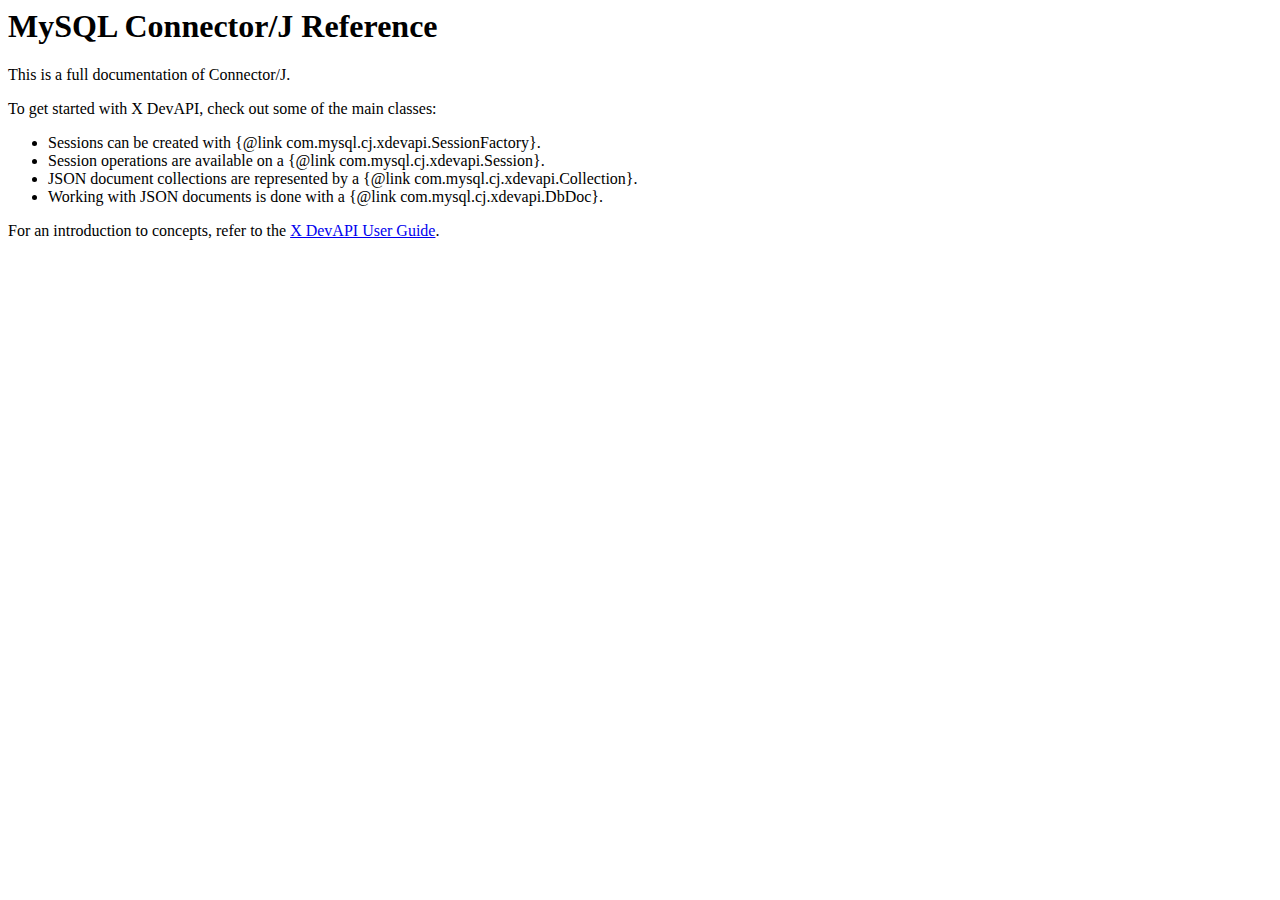
<file: mysql-connector-j-9.0.0/src/main/doc/connector-j-overview.html>
<body>
  <h1>MySQL Connector/J Reference</h1>

  <p>This is a full documentation of Connector/J.</p>

  <p>To get started with X DevAPI, check out some of the main classes:</p>

  <ul>
    <li>Sessions can be created with {@link com.mysql.cj.xdevapi.SessionFactory}.</li>
    <li>Session operations are available on a {@link com.mysql.cj.xdevapi.Session}.</li>
    <li>JSON document collections are represented by a {@link com.mysql.cj.xdevapi.Collection}.</li>
    <li>Working with JSON documents is done with a {@link com.mysql.cj.xdevapi.DbDoc}.</li>
  </ul>

  <p>For an introduction to concepts, refer to the <a href="http://dev.mysql.com/doc/x-devapi-userguide/en/index.html" target="_blank">X DevAPI User
      Guide</a>.</p>
</body>
</file>
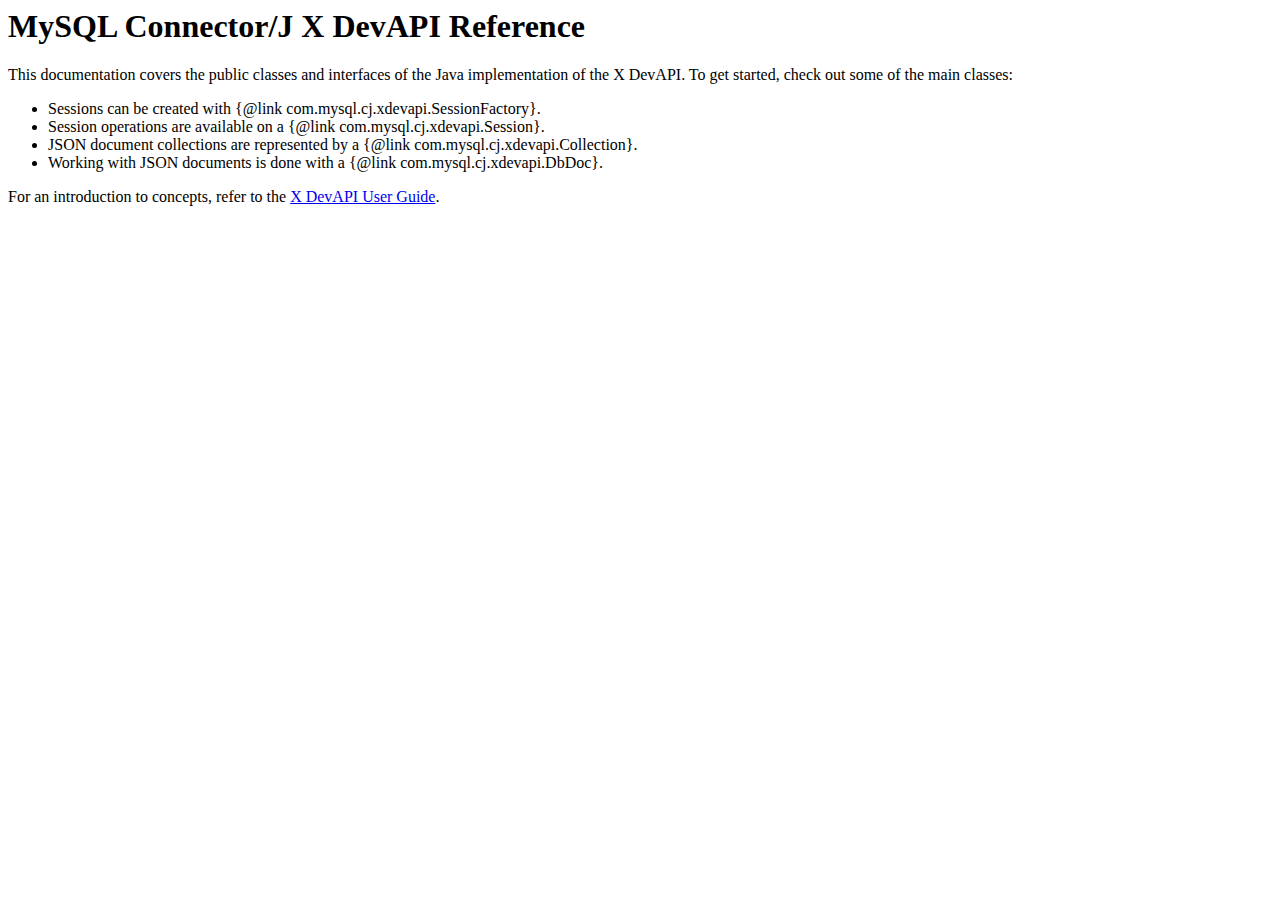
<file: mysql-connector-j-9.0.0/src/main/doc/mysqlx-overview.html>
<body>
  <h1>MySQL Connector/J X DevAPI Reference</h1>

  <p>This documentation covers the public classes and interfaces of the Java implementation of the X DevAPI. To get started, check out some of the main
      classes:</p>

  <ul>
    <li>Sessions can be created with {@link com.mysql.cj.xdevapi.SessionFactory}.</li>
    <li>Session operations are available on a {@link com.mysql.cj.xdevapi.Session}.</li>
    <li>JSON document collections are represented by a {@link com.mysql.cj.xdevapi.Collection}.</li>
    <li>Working with JSON documents is done with a {@link com.mysql.cj.xdevapi.DbDoc}.</li>
  </ul>

  <p>For an introduction to concepts, refer to the <a href="http://dev.mysql.com/doc/x-devapi-userguide/en/index.html" target="_blank">X DevAPI User
      Guide</a>.</p>
</body>
</file>
<file: Projeto Catalogo Filmes/web/global.css>
@import url("https://fonts.googleapis.com/css2?family=Montserrat:ital,wght@100,200,300,400,500,600,700,800,900&display=swap");
* {
  padding: 0;
  margin: 0;
  box-sizing: border-box;
  list-style: none;
  outline: none;
  font-family: "Montserrat", sans-serif;
  text-decoration: none;
}

body {
  display: flex;
  position: relative;
  flex-direction: column;
  justify-content: flex-start;
  align-items: center;
  width: 100vw;
  min-height: 100vh;
  overflow-x: hidden;
  background: #0F0C0F;
  color: #E7E7E7;
}

img {
  width: 100%;
}

.container {
  position: relative;
  width: 100%;
  max-width: 1260px;
}

.big_container {
  position: relative;
  width: 100%;
  max-width: 1600px;
}

.border {
  border: 1px solid red;
}

.flex {
  display: flex;
}

.flex-center {
  display: flex;
  justify-content: center;
  align-items: center;
}

.input_style {
  display: block;
  border-radius: 999px;
  border: none;
  padding: 12px 20px;
  color: #665E66;
  background: #171317;
  transition: 0.4s;
  cursor: pointer;
  font-weight: 600;
}
.input_style:hover {
  filter: brightness(1.1);
}

p {
  line-height: 160%;
}

h1 {
  font-size: 32px;
}/*# sourceMappingURL=global.css.map */
</file>
<file: Projeto Catalogo Filmes/web/details.css>
* {
  font-family: "Montserrat", sans-serif;
}

#banner_details {
  min-height: 550px;
  position: relative;
  padding: 0 40px;
}
#banner_details .gradient {
  position: absolute;
  inset: 0;
  top: 0;
  left: 0;
  background: linear-gradient(to right, #0F0C0F 0%, rgba(15, 12, 15, 0.937254902) 40%, rgba(15, 12, 15, 0.6352941176) 70%, rgba(15, 12, 15, 0.2470588235) 100%);
}
#banner_details .container {
  margin: 0 auto;
}
#banner_details .container .content .voltar_btn {
  border-radius: 16px;
  aspect-ratio: 1/1;
  width: 48px;
  background-color: #211C21;
  color: #ADA8AD;
}
#banner_details .container .content h1 {
  font-size: 40px;
  margin-bottom: 28px;
  margin-top: 40px;
}
#banner_details .container .content .info_details {
  margin-bottom: 20px;
  gap: 20px;
  color: #ADA8AD;
}
#banner_details .container .content p {
  max-width: 645px;
  width: 100%;
  margin-bottom: 40px;
  color: #ADA8AD;
}
#banner_details .container .content .buttons_container {
  gap: 16px;
}
#banner_details .container .content .buttons_container .input_style {
  color: #ADA8AD;
  background-color: #211C21;
}

main {
  position: relative;
  width: 100%;
  display: grid;
  place-items: center;
  padding: 0 40px;
}

#atores_principais {
  position: relative;
  margin: 90px 0;
  width: 100%;
  overflow-x: hidden;
}
#atores_principais h1 {
  margin-bottom: 32px;
  font-size: 32px;
}
#atores_principais .atores_container {
  position: relative;
  gap: 20px;
  width: 100%;
  max-width: 100%;
  overflow-x: hidden;
}
#atores_principais .atores_container .ator {
  display: block;
  position: relative;
  min-width: 210px;
  width: 210px;
  aspect-ratio: 3/4;
  overflow: hidden;
  border-radius: 8px;
}
#atores_principais .atores_container .ator .details_in_hover {
  opacity: 0;
  pointer-events: none;
  position: absolute;
  inset: 0;
  left: 0;
  top: 0;
  gap: 8px;
  background: rgba(0, 0, 0, 0.329);
  padding: 12px;
  flex-direction: column;
  justify-content: flex-end;
  transition: 0.4s;
  z-index: 10;
}
#atores_principais .atores_container .ator:hover .details_in_hover {
  opacity: 1;
  cursor: pointer;
  pointer-events: all;
}

#movie_comments {
  position: relative;
  gap: 2%;
  flex-direction: row;
  margin: 90px 0;
}
#movie_comments .comentarios {
  max-width: 49%;
  width: 100%;
  max-height: 250px;
}
#movie_comments .comentarios .comentarios_container {
  position: relative;
  width: 100%;
  height: 100%;
  overflow-y: scroll;
}
#movie_comments .comentarios .comentarios_container .comentario {
  gap: 18px;
  flex-direction: column;
  width: 100%;
  border-bottom: 1px solid #171317;
  padding: 32px 0;
  margin-bottom: 8px;
}
#movie_comments .comentarios .comentarios_container .comentario h3 {
  color: #E7E7E7;
}
#movie_comments .comentarios .comentarios_container .comentario p {
  color: #ADA8AD;
}
#movie_comments .comentarios .comentarios_container .comentario span {
  color: #3B333B;
}
#movie_comments .form_comentarios {
  max-width: 49%;
  width: 100%;
}
#movie_comments .form_comentarios form {
  flex-direction: column;
  align-items: flex-end;
  gap: 16px;
}
#movie_comments .form_comentarios form .input_style:last-child {
  background: #A411D4;
  color: white;
}
#movie_comments .form_comentarios form .textarea_comment {
  width: 100%;
  resize: none;
  height: 200px;
  border-radius: 8px;
}/*# sourceMappingURL=details.css.map */
</file>
<file: Projeto Catalogo Filmes/web/Login.css>
body{
    margin: 0px;
}

main {
    display: flex;

    width: 100%;
    height: 100%;

}

.left-section{
    display: flex;
    flex-direction: column;
    justify-content: center;
    align-items: center;

    width: 50vw;
    height: 100vh;
}

form{
    display: flex;
    flex-direction: column;
    justify-content: space-between;
}

.right-section{
    background-color: #F0F0F0;
    width: 50vw;
}
</file>
